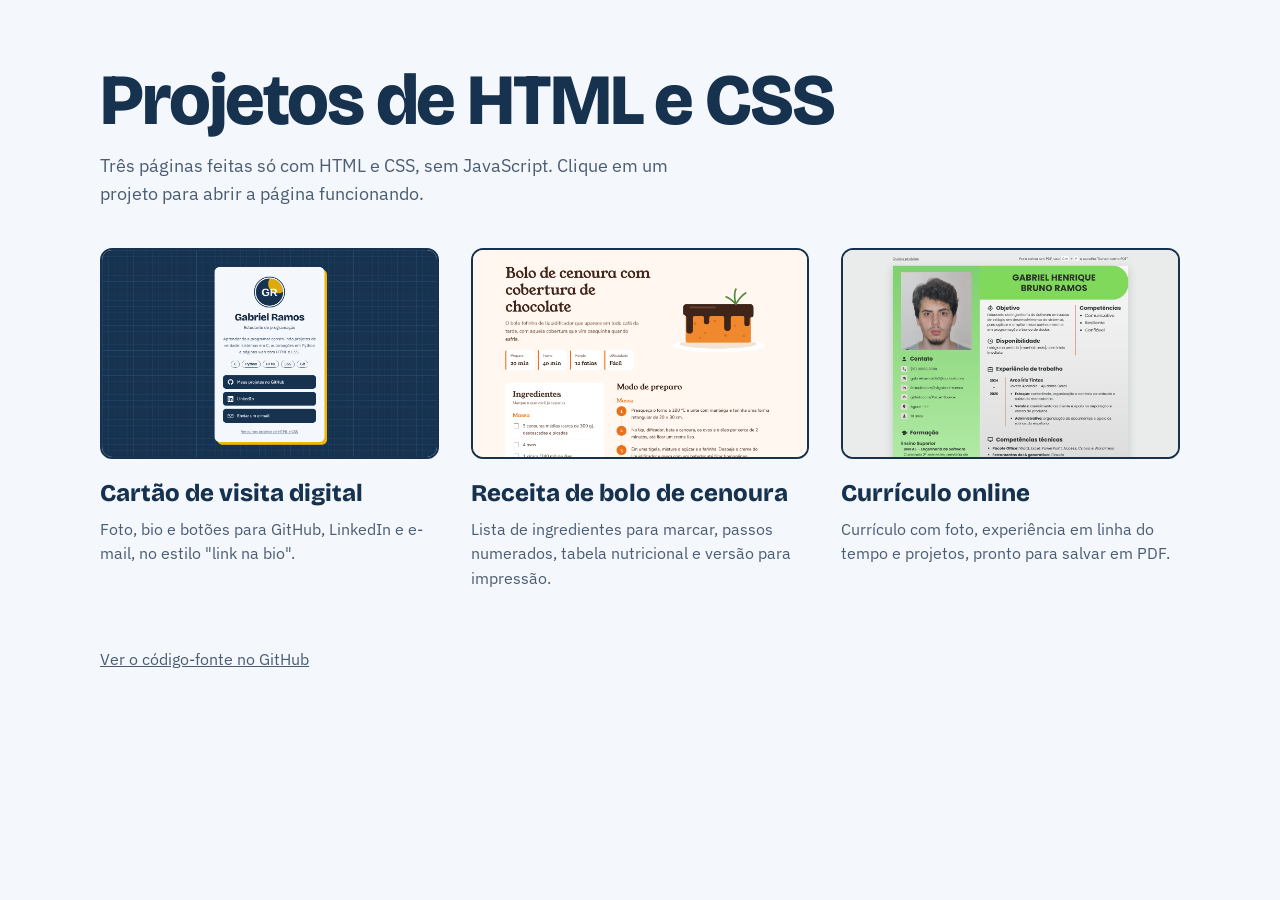
<file: index.html>
<!DOCTYPE html>
<html lang="pt-BR">
<head>
  <meta charset="UTF-8">
  <meta name="viewport" content="width=device-width, initial-scale=1.0">
  <meta name="description" content="Projetos de HTML e CSS de Paxtel-Source: cartão de visita, página de receita e currículo online.">
  <title>Projetos HTML e CSS | Paxtel-Source</title>

  <link rel="preconnect" href="https://fonts.googleapis.com">
  <link rel="preconnect" href="https://fonts.gstatic.com" crossorigin>
  <link rel="stylesheet" href="https://fonts.googleapis.com/css2?family=Bricolage+Grotesque:opsz,wght@12..96,500;12..96,800&family=IBM+Plex+Sans:wght@400;500&display=swap">
  <link rel="stylesheet" href="assets/style.css">
</head>
<body>
  <header class="cabecalho">
    <h1>Projetos de HTML e CSS</h1>
    <p>
      Três páginas feitas só com HTML e CSS, sem JavaScript. Clique em um projeto
      para abrir a página funcionando.
    </p>
  </header>

  <main>
    <ul class="projetos">
      <li class="projeto">
        <a class="projeto__link" href="cartao-de-visita/">
          <img class="projeto__imagem" src="cartao-de-visita/docs/preview.png" alt="Prévia do cartão de visita digital" width="1280" height="800" loading="lazy">
          <h2>Cartão de visita digital</h2>
          <p>Foto, bio e botões para GitHub, LinkedIn e e-mail, no estilo "link na bio".</p>
        </a>
      </li>
      <li class="projeto">
        <a class="projeto__link" href="receita/">
          <img class="projeto__imagem" src="receita/docs/preview.png" alt="Prévia da página de receita de bolo de cenoura" width="1280" height="800" loading="lazy">
          <h2>Receita de bolo de cenoura</h2>
          <p>Lista de ingredientes para marcar, passos numerados, tabela nutricional e versão para impressão.</p>
        </a>
      </li>
      <li class="projeto">
        <a class="projeto__link" href="curriculo/">
          <img class="projeto__imagem" src="curriculo/docs/preview.png" alt="Prévia do currículo online" width="1280" height="800" loading="lazy">
          <h2>Currículo online</h2>
          <p>Currículo com foto, experiência em linha do tempo e projetos, pronto para salvar em PDF.</p>
        </a>
      </li>
    </ul>
  </main>

  <footer class="rodape">
    <a href="https://github.com/Paxtel-Source/Projetos-HTML-CSS">Ver o código-fonte no GitHub</a>
  </footer>
</body>
</html>
</file>
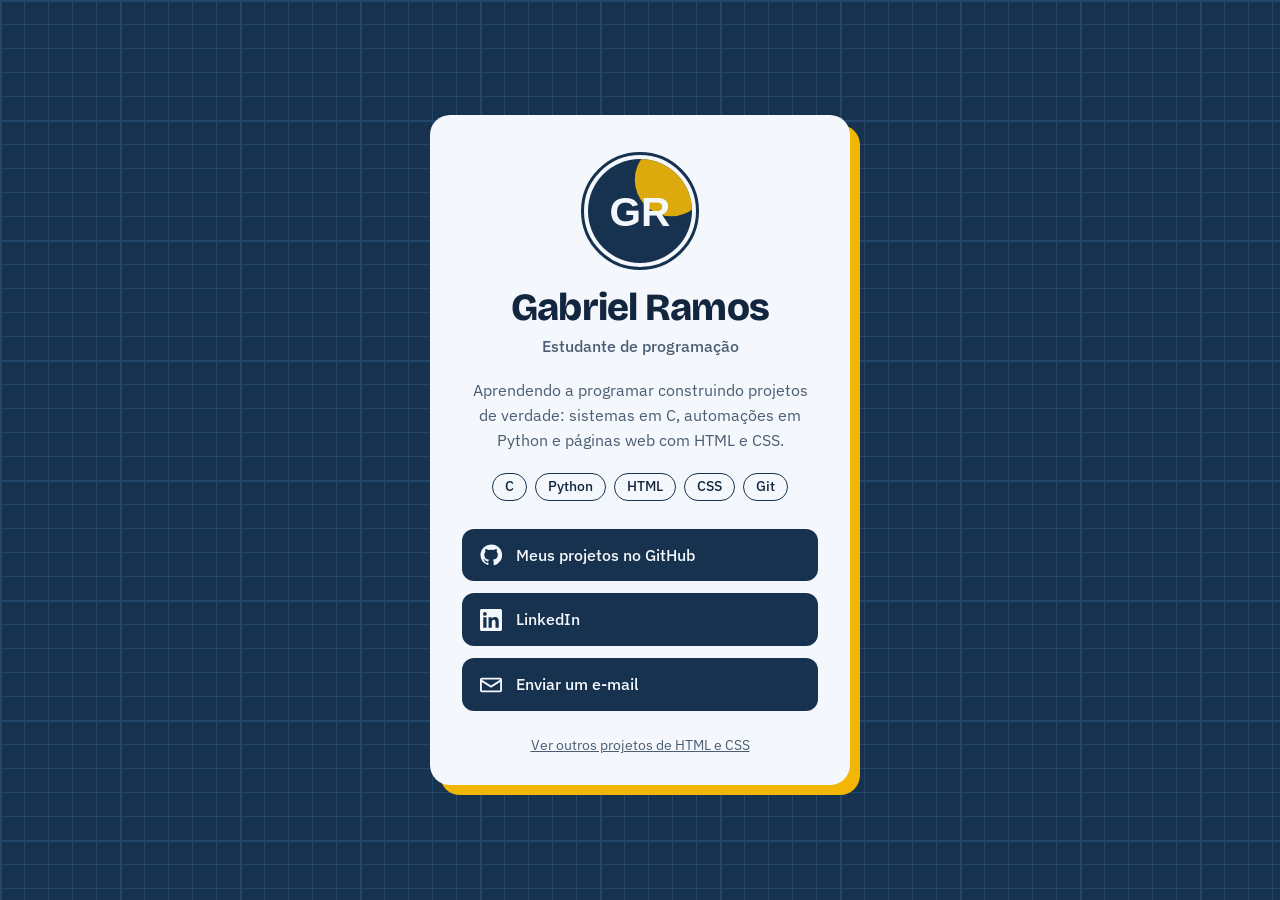
<file: cartao-de-visita/index.html>
<!DOCTYPE html>
<html lang="pt-BR">
<head>
  <meta charset="UTF-8">
  <meta name="viewport" content="width=device-width, initial-scale=1.0">
  <meta name="description" content="Cartão de visita digital de Gabriel Ramos, estudante de programação.">
  <title>Gabriel Ramos | Cartão de Visita</title>

  <link rel="preconnect" href="https://fonts.googleapis.com">
  <link rel="preconnect" href="https://fonts.gstatic.com" crossorigin>
  <link rel="stylesheet" href="https://fonts.googleapis.com/css2?family=Bricolage+Grotesque:opsz,wght@12..96,500;12..96,800&family=IBM+Plex+Sans:wght@400;500&display=swap">
  <link rel="stylesheet" href="css/style.css">
</head>
<body>
  <main class="cartao">
    <header class="cartao__topo">
      <img class="cartao__foto" src="img/avatar.svg" alt="Avatar de Gabriel Ramos" width="112" height="112">
      <h1 class="cartao__nome">Gabriel Ramos</h1>
      <p class="cartao__funcao">Estudante de programação</p>
    </header>

    <p class="cartao__bio">
      Aprendendo a programar construindo projetos de verdade: sistemas em C,
      automações em Python e páginas web com HTML e CSS.
    </p>

    <ul class="cartao__tags">
      <li>C</li>
      <li>Python</li>
      <li>HTML</li>
      <li>CSS</li>
      <li>Git</li>
    </ul>

    <nav aria-label="Meus links">
      <ul class="links">
        <li>
          <a class="link" href="https://github.com/Paxtel-Source" target="_blank" rel="noopener noreferrer">
            <svg class="link__icone" viewBox="0 0 24 24" aria-hidden="true">
              <path d="M12 .5a11.5 11.5 0 0 0-3.64 22.41c.58.1.79-.25.79-.56v-2c-3.2.7-3.88-1.37-3.88-1.37-.53-1.33-1.28-1.69-1.28-1.69-1.05-.71.08-.7.08-.7 1.16.08 1.77 1.2 1.77 1.2 1.03 1.77 2.7 1.26 3.36.96.1-.75.4-1.26.73-1.55-2.55-.29-5.24-1.28-5.24-5.69 0-1.26.45-2.28 1.19-3.09-.12-.29-.52-1.46.11-3.05 0 0 .97-.31 3.17 1.18a10.9 10.9 0 0 1 5.76 0c2.2-1.49 3.17-1.18 3.17-1.18.63 1.59.23 2.76.11 3.05.74.81 1.19 1.83 1.19 3.09 0 4.42-2.7 5.39-5.26 5.68.41.36.78 1.06.78 2.14v3.17c0 .31.21.67.8.56A11.5 11.5 0 0 0 12 .5Z"/>
            </svg>
            <span>Meus projetos no GitHub</span>
          </a>
        </li>
        <li>
          <a class="link" href="https://www.linkedin.com/in/gabriel-ramos-359652414" target="_blank" rel="noopener noreferrer">
            <svg class="link__icone" viewBox="0 0 24 24" aria-hidden="true">
              <path d="M20.45 20.45h-3.56v-5.57c0-1.33-.02-3.04-1.85-3.04-1.86 0-2.14 1.45-2.14 2.94v5.67H9.35V9h3.41v1.56h.05c.48-.9 1.64-1.85 3.37-1.85 3.6 0 4.27 2.37 4.27 5.46v6.28ZM5.34 7.43a2.06 2.06 0 1 1 0-4.13 2.06 2.06 0 0 1 0 4.13ZM7.12 20.45H3.56V9h3.56v11.45ZM22.22 0H1.77C.79 0 0 .77 0 1.73v20.54C0 23.23.79 24 1.77 24h20.45c.98 0 1.78-.77 1.78-1.73V1.73C24 .77 23.2 0 22.22 0Z"/>
            </svg>
            <span>LinkedIn</span>
          </a>
        </li>
        <li>
          <a class="link" href="mailto:gabrielramos053@outlook.com">
            <svg class="link__icone" viewBox="0 0 24 24" aria-hidden="true">
              <path d="M2 4h20a2 2 0 0 1 2 2v12a2 2 0 0 1-2 2H2a2 2 0 0 1-2-2V6a2 2 0 0 1 2-2Zm0 2v.4l10 6.25L22 6.4V6H2Zm20 2.75-9.47 5.92a1 1 0 0 1-1.06 0L2 8.75V18h20V8.75Z"/>
            </svg>
            <span>Enviar um e-mail</span>
          </a>
        </li>
      </ul>
    </nav>

    <footer class="cartao__rodape">
      <a href="../">Ver outros projetos de HTML e CSS</a>
    </footer>
  </main>
</body>
</html>
</file>
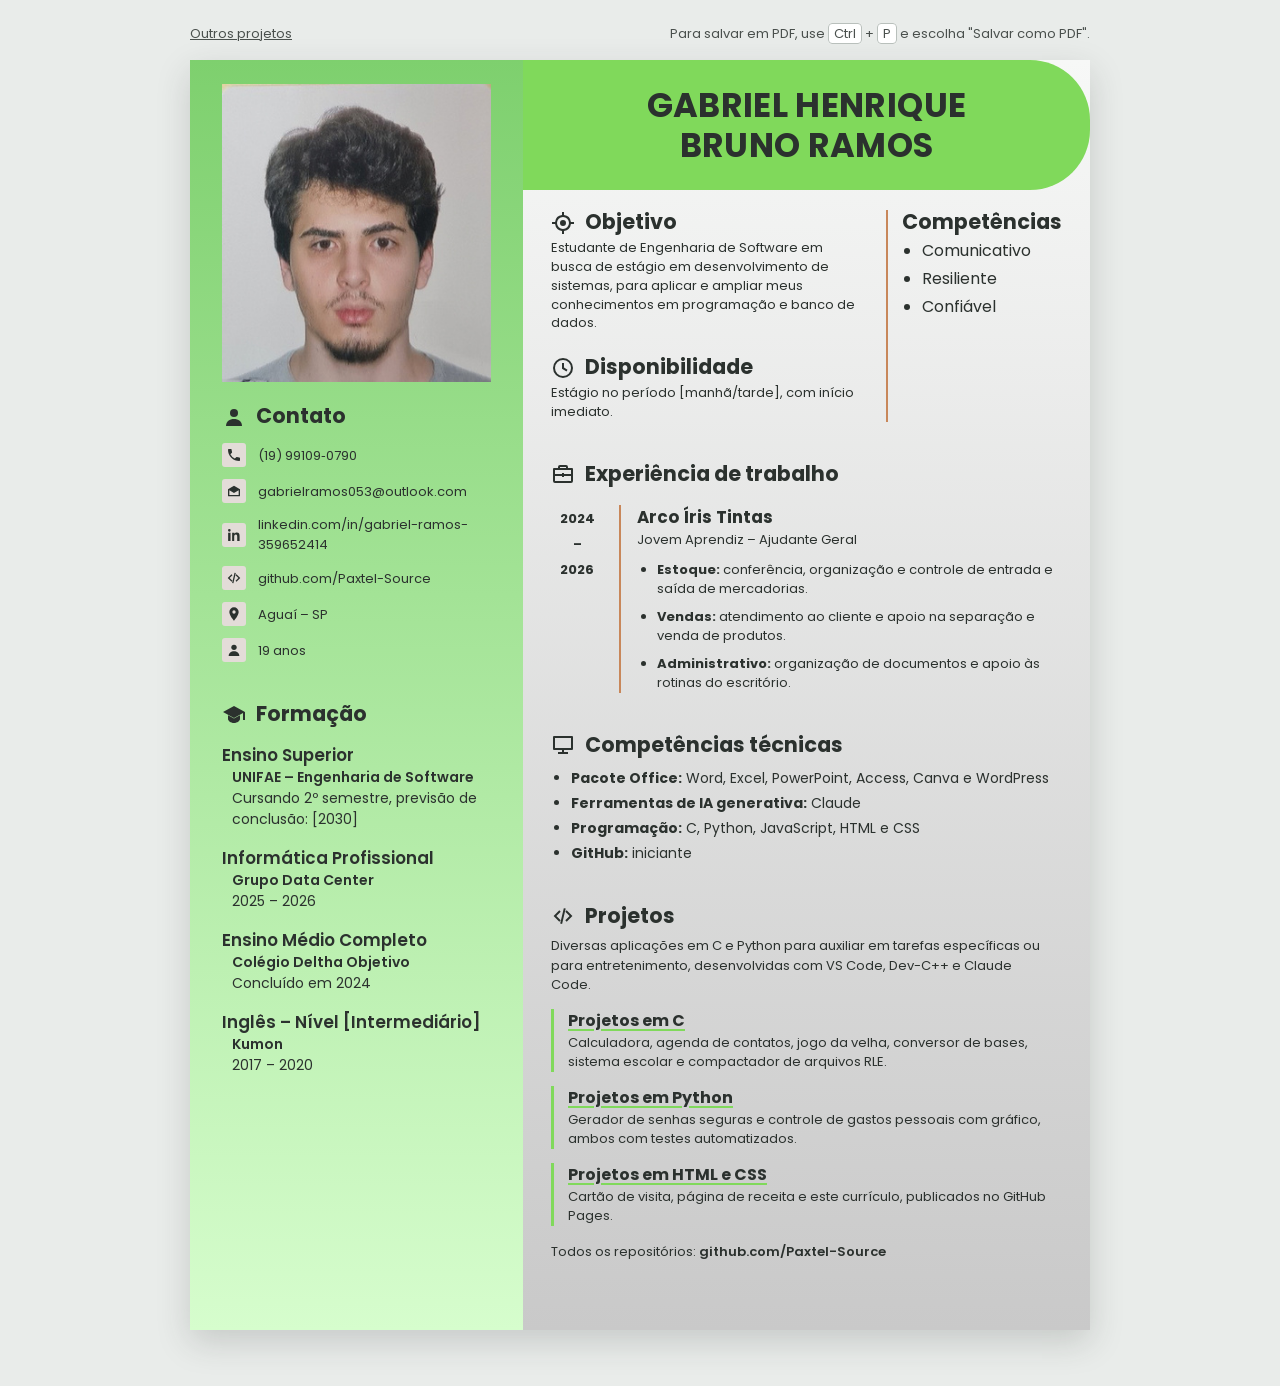
<file: curriculo/index.html>
<!DOCTYPE html>
<html lang="pt-BR">
<head>
  <meta charset="UTF-8">
  <meta name="viewport" content="width=device-width, initial-scale=1.0">
  <meta name="description" content="Currículo de Gabriel Ramos, estudante de Engenharia de Software em busca de estágio em desenvolvimento de sistemas.">
  <title>Gabriel Ramos | Currículo</title>

  <link rel="preconnect" href="https://fonts.googleapis.com">
  <link rel="preconnect" href="https://fonts.gstatic.com" crossorigin>
  <link rel="stylesheet" href="https://fonts.googleapis.com/css2?family=Poppins:wght@400;500;600;700&display=swap">
  <link rel="stylesheet" href="css/style.css">
  <link rel="stylesheet" href="css/print.css" media="print">
</head>
<body>
  <!--
    COMO EDITAR: os textos entre colchetes, como [manhã/tarde], ainda
    precisam ser preenchidos. Para trocar a foto, substitua img/foto.jpg.
  -->

  <!-- Ícones usados na página, desenhados uma vez e reaproveitados com <use> -->
  <svg class="icones" aria-hidden="true">
    <symbol id="i-pessoa" viewBox="0 0 24 24"><circle cx="12" cy="8" r="4"/><path d="M4 21c0-4.4 3.6-7 8-7s8 2.6 8 7"/></symbol>
    <symbol id="i-telefone" viewBox="0 0 24 24"><path d="M6.6 10.8a15 15 0 0 0 6.6 6.6l2.2-2.2c.3-.3.7-.4 1-.2 1.1.4 2.3.6 3.6.6.6 0 1 .4 1 1V20c0 .6-.4 1-1 1A17 17 0 0 1 3 4c0-.6.4-1 1-1h3.5c.6 0 1 .4 1 1 0 1.3.2 2.5.6 3.6.1.3 0 .7-.2 1l-2.3 2.2Z"/></symbol>
    <symbol id="i-email" viewBox="0 0 24 24"><path d="M3 9.5 12 4l9 5.5V19a1 1 0 0 1-1 1H4a1 1 0 0 1-1-1V9.5Zm2 1.2V18h14v-7.3l-7 4.3-7-4.3Z"/></symbol>
    <symbol id="i-linkedin" viewBox="0 0 24 24"><path d="M5 3a2 2 0 1 1 0 4 2 2 0 0 1 0-4ZM3.2 8.6h3.6V21H3.2V8.6Zm6 0h3.4v1.7h.1c.5-.9 1.7-1.9 3.4-1.9 3.7 0 4.3 2.4 4.3 5.5V21h-3.6v-6.3c0-1.5 0-3.4-2.1-3.4s-2.4 1.6-2.4 3.3V21H9.2V8.6Z"/></symbol>
    <symbol id="i-codigo" viewBox="0 0 24 24"><path d="M8.3 6.3 2.6 12l5.7 5.7 1.4-1.4L5.4 12l4.3-4.3-1.4-1.4Zm7.4 0-1.4 1.4 4.3 4.3-4.3 4.3 1.4 1.4 5.7-5.7-5.7-5.7Zm-2.9-2.1-3.6 15.4 1.9.4 3.6-15.4-1.9-.4Z"/></symbol>
    <symbol id="i-local" viewBox="0 0 24 24"><path d="M12 2a7 7 0 0 0-7 7c0 5.2 7 13 7 13s7-7.8 7-13a7 7 0 0 0-7-7Zm0 9.5A2.5 2.5 0 1 1 12 6.5a2.5 2.5 0 0 1 0 5Z"/></symbol>
    <symbol id="i-formatura" viewBox="0 0 24 24"><path d="M12 3 1 9l11 6 9-4.9V17h2V9L12 3Zm-6 9.2V16c0 1.7 2.7 4 6 4s6-2.3 6-4v-3.8l-6 3.3-6-3.3Z"/></symbol>
    <symbol id="i-alvo" viewBox="0 0 24 24"><path d="M11 1h2v3.1A8 8 0 0 1 19.9 11H23v2h-3.1A8 8 0 0 1 13 19.9V23h-2v-3.1A8 8 0 0 1 4.1 13H1v-2h3.1A8 8 0 0 1 11 4.1V1Zm1 5a6 6 0 1 0 0 12 6 6 0 0 0 0-12Zm0 3a3 3 0 1 1 0 6 3 3 0 0 1 0-6Z"/></symbol>
    <symbol id="i-relogio" viewBox="0 0 24 24"><path d="M12 2a10 10 0 1 1 0 20 10 10 0 0 1 0-20Zm0 2a8 8 0 1 0 0 16 8 8 0 0 0 0-16Zm1 3v4.6l3.5 2.1-1 1.7L11 12.7V7h2Z"/></symbol>
    <symbol id="i-maleta" viewBox="0 0 24 24"><path d="M9 3h6a2 2 0 0 1 2 2v1h4a1 1 0 0 1 1 1v12a2 2 0 0 1-2 2H4a2 2 0 0 1-2-2V7a1 1 0 0 1 1-1h4V5a2 2 0 0 1 2-2Zm0 3h6V5H9v1ZM4 8v4h7v-1h2v1h7V8H4Zm16 6h-7v1h-2v-1H4v5h16v-5Z"/></symbol>
    <symbol id="i-monitor" viewBox="0 0 24 24"><path d="M3 3h18a1 1 0 0 1 1 1v12a1 1 0 0 1-1 1h-8v2h4v2H7v-2h4v-2H3a1 1 0 0 1-1-1V4a1 1 0 0 1 1-1Zm1 2v10h16V5H4Z"/></symbol>
  </svg>

  <p class="acoes">
    <a href="../">Outros projetos</a>
    <span>Para salvar em PDF, use <kbd>Ctrl</kbd> + <kbd>P</kbd> e escolha "Salvar como PDF".</span>
  </p>

  <main class="folha">
    <!-- ================= COLUNA LATERAL ================= -->
    <aside class="lateral">
      <img class="lateral__foto" src="img/foto.jpg" alt="Foto de Gabriel Ramos" width="297" height="330">

      <section class="bloco" aria-labelledby="titulo-contato">
        <h2 class="titulo" id="titulo-contato">
          <svg class="titulo__icone" aria-hidden="true"><use href="#i-pessoa"/></svg>
          Contato
        </h2>
        <ul class="contato">
          <li>
            <svg class="contato__icone" aria-hidden="true"><use href="#i-telefone"/></svg>
            <a href="tel:+5519991090790"><span class="visualmente-oculto">Telefone: </span>(19)&nbsp;99109&#8209;0790</a>
          </li>
          <li>
            <svg class="contato__icone" aria-hidden="true"><use href="#i-email"/></svg>
            <a href="mailto:gabrielramos053@outlook.com"><span class="visualmente-oculto">E-mail: </span>gabrielramos053@outlook.com</a>
          </li>
          <li>
            <svg class="contato__icone" aria-hidden="true"><use href="#i-linkedin"/></svg>
            <a href="https://www.linkedin.com/in/gabriel-ramos-359652414"><span class="visualmente-oculto">LinkedIn: </span>linkedin.com/in/gabriel-ramos-359652414</a>
          </li>
          <li>
            <svg class="contato__icone" aria-hidden="true"><use href="#i-codigo"/></svg>
            <a href="https://github.com/Paxtel-Source"><span class="visualmente-oculto">GitHub: </span>github.com/Paxtel-Source</a>
          </li>
          <li>
            <svg class="contato__icone" aria-hidden="true"><use href="#i-local"/></svg>
            <span><span class="visualmente-oculto">Cidade: </span>Aguaí – SP</span>
          </li>
          <li>
            <svg class="contato__icone" aria-hidden="true"><use href="#i-pessoa"/></svg>
            <span><span class="visualmente-oculto">Idade: </span>19 anos</span>
          </li>
        </ul>
      </section>

      <section class="bloco" aria-labelledby="titulo-formacao">
        <h2 class="titulo" id="titulo-formacao">
          <svg class="titulo__icone" aria-hidden="true"><use href="#i-formatura"/></svg>
          Formação
        </h2>

        <article class="formacao">
          <h3>Ensino Superior</h3>
          <p class="formacao__local">UNIFAE – Engenharia de Software</p>
          <p>Cursando 2º semestre, previsão de conclusão: [2030]</p>
        </article>

        <article class="formacao">
          <h3>Informática Profissional</h3>
          <p class="formacao__local">Grupo Data Center</p>
          <p><time datetime="2025">2025</time> – <time datetime="2026">2026</time></p>
        </article>

        <article class="formacao">
          <h3>Ensino Médio Completo</h3>
          <p class="formacao__local">Colégio Deltha Objetivo</p>
          <p>Concluído em <time datetime="2024">2024</time></p>
        </article>

        <article class="formacao">
          <h3>Inglês – Nível [Intermediário]</h3>
          <p class="formacao__local">Kumon</p>
          <p><time datetime="2017">2017</time> – <time datetime="2020">2020</time></p>
        </article>
      </section>
    </aside>

    <!-- ================= CONTEÚDO PRINCIPAL ================= -->
    <div class="principal">
      <header class="nome">
        <h1>Gabriel Henrique<br>Bruno Ramos</h1>
      </header>

      <div class="corpo">
        <div class="resumo">
          <div class="resumo__esquerda">
            <section aria-labelledby="titulo-objetivo">
              <h2 class="titulo" id="titulo-objetivo">
                <svg class="titulo__icone" aria-hidden="true"><use href="#i-alvo"/></svg>
                Objetivo
              </h2>
              <p>
                Estudante de Engenharia de Software em busca de estágio em
                desenvolvimento de sistemas, para aplicar e ampliar meus
                conhecimentos em programação e banco de dados.
              </p>
            </section>

            <section aria-labelledby="titulo-disponibilidade">
              <h2 class="titulo" id="titulo-disponibilidade">
                <svg class="titulo__icone" aria-hidden="true"><use href="#i-relogio"/></svg>
                Disponibilidade
              </h2>
              <p>Estágio no período [manhã/tarde], com início imediato.</p>
            </section>
          </div>

          <section class="resumo__direita" aria-labelledby="titulo-competencias">
            <h2 class="titulo" id="titulo-competencias">Competências</h2>
            <ul class="lista">
              <li>Comunicativo</li>
              <li>Resiliente</li>
              <li>Confiável</li>
            </ul>
          </section>
        </div>

        <section aria-labelledby="titulo-experiencia">
          <h2 class="titulo" id="titulo-experiencia">
            <svg class="titulo__icone" aria-hidden="true"><use href="#i-maleta"/></svg>
            Experiência de trabalho
          </h2>

          <article class="experiencia">
            <p class="experiencia__periodo">
              <time datetime="2024">2024</time>
              <span aria-hidden="true">–</span><span class="visualmente-oculto">até</span>
              <time datetime="2026">2026</time>
            </p>
            <div class="experiencia__conteudo">
              <h3>Arco Íris Tintas</h3>
              <p class="experiencia__cargo">Jovem Aprendiz – Ajudante Geral</p>
              <ul class="lista lista--pequena">
                <li><strong>Estoque:</strong> conferência, organização e controle de entrada e saída de mercadorias.</li>
                <li><strong>Vendas:</strong> atendimento ao cliente e apoio na separação e venda de produtos.</li>
                <li><strong>Administrativo:</strong> organização de documentos e apoio às rotinas do escritório.</li>
              </ul>
            </div>
          </article>
        </section>

        <section aria-labelledby="titulo-tecnicas">
          <h2 class="titulo" id="titulo-tecnicas">
            <svg class="titulo__icone" aria-hidden="true"><use href="#i-monitor"/></svg>
            Competências técnicas
          </h2>
          <ul class="lista">
            <li><strong>Pacote Office:</strong> Word, Excel, PowerPoint, Access, Canva e WordPress</li>
            <li><strong>Ferramentas de IA generativa:</strong> Claude</li>
            <li><strong>Programação:</strong> C, Python, JavaScript, HTML e CSS</li>
            <li><strong>GitHub:</strong> iniciante</li>
          </ul>
        </section>

        <section aria-labelledby="titulo-projetos">
          <h2 class="titulo" id="titulo-projetos">
            <svg class="titulo__icone" aria-hidden="true"><use href="#i-codigo"/></svg>
            Projetos
          </h2>
          <p class="projetos__intro">
            Diversas aplicações em C e Python para auxiliar em tarefas específicas ou
            para entretenimento, desenvolvidas com VS Code, Dev-C++ e Claude Code.
          </p>

          <article class="projeto">
            <h3><a href="https://github.com/Paxtel-Source/projetos-c">Projetos em C</a></h3>
            <p>Calculadora, agenda de contatos, jogo da velha, conversor de bases, sistema escolar e compactador de arquivos RLE.</p>
          </article>

          <article class="projeto">
            <h3><a href="https://github.com/Paxtel-Source/Projetos-Python">Projetos em Python</a></h3>
            <p>Gerador de senhas seguras e controle de gastos pessoais com gráfico, ambos com testes automatizados.</p>
          </article>

          <article class="projeto">
            <h3><a href="https://paxtel-source.github.io/Projetos-HTML-CSS/">Projetos em HTML e CSS</a></h3>
            <p>Cartão de visita, página de receita e este currículo, publicados no GitHub Pages.</p>
          </article>

          <p class="projetos__perfil">
            Todos os repositórios: <a href="https://github.com/Paxtel-Source">github.com/Paxtel-Source</a>
          </p>
        </section>
      </div>
    </div>
  </main>
</body>
</html>
</file>
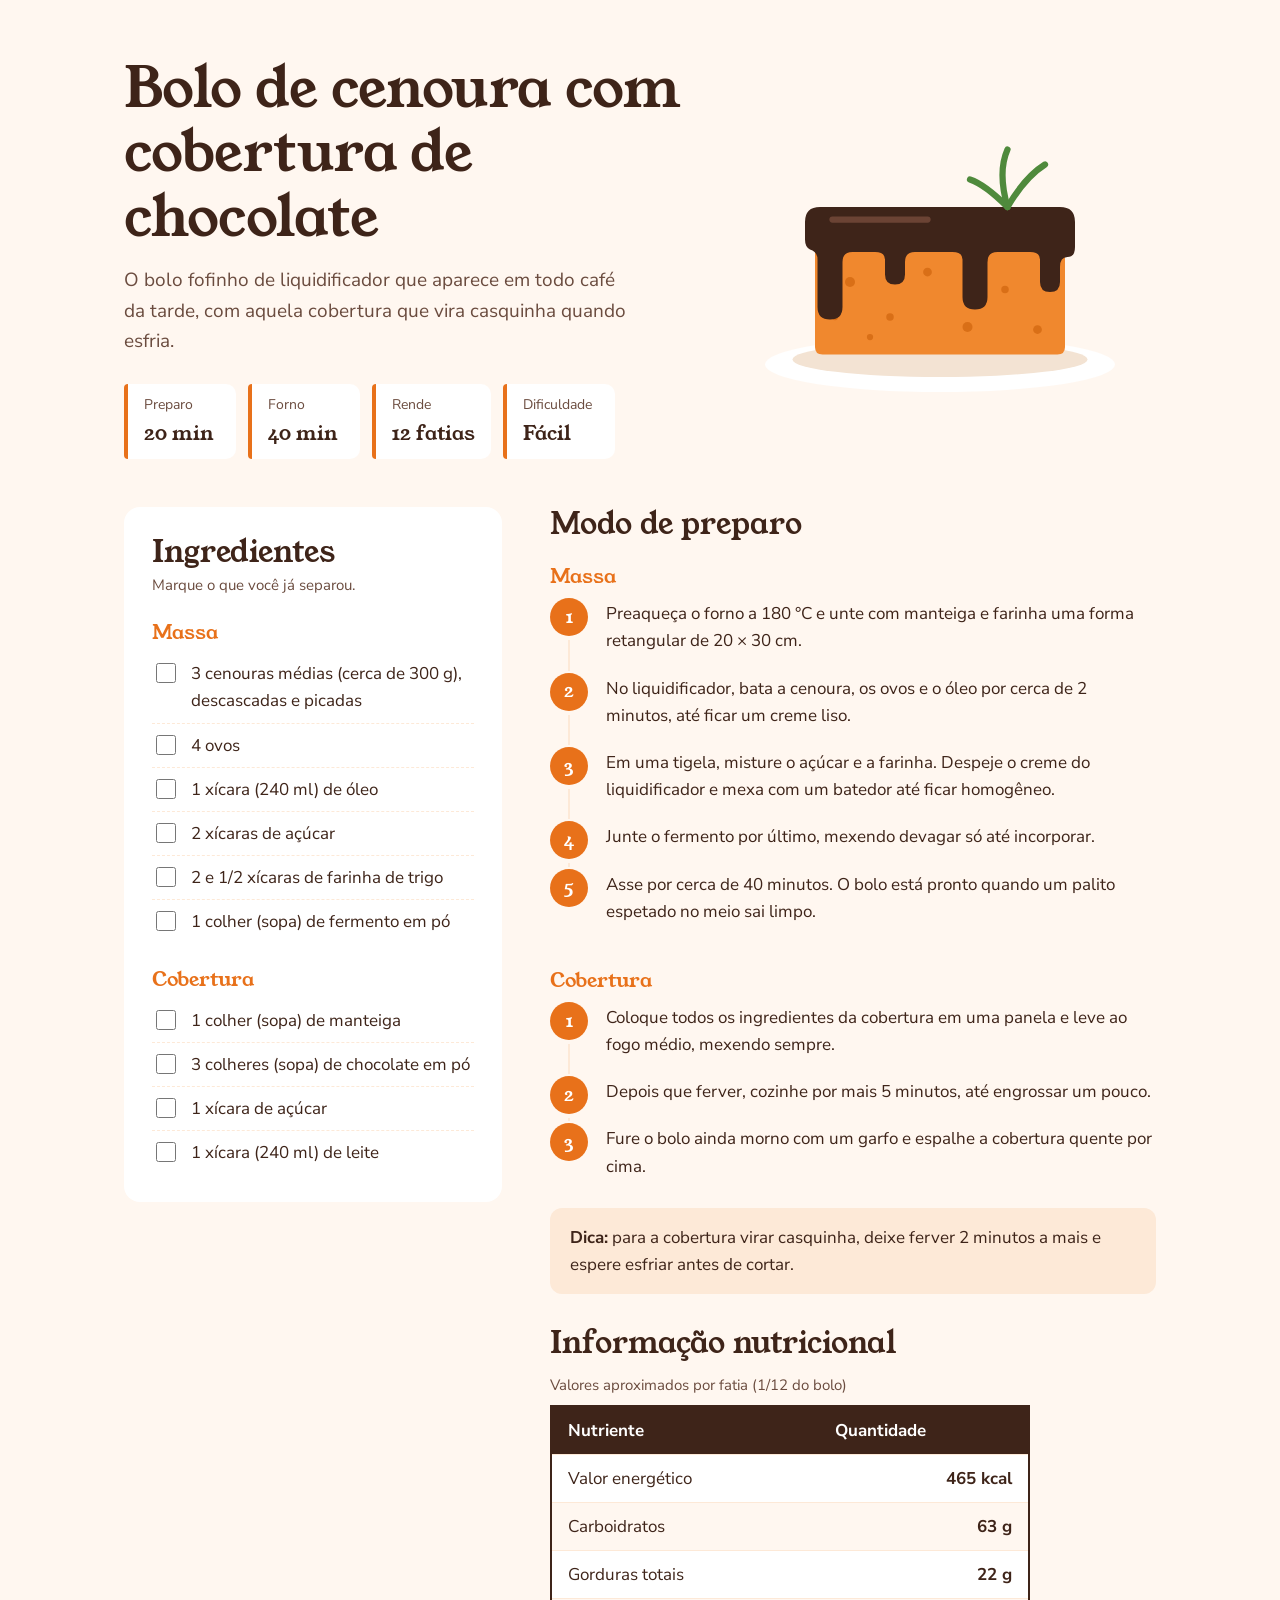
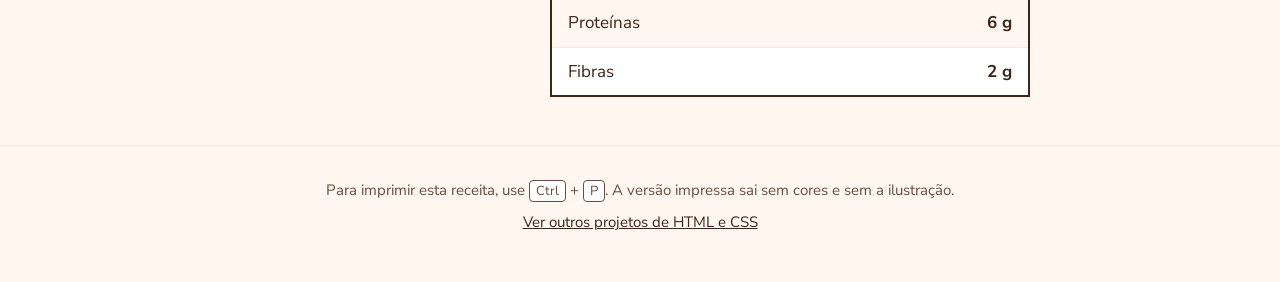
<file: receita/index.html>
<!DOCTYPE html>
<html lang="pt-BR">
<head>
  <meta charset="UTF-8">
  <meta name="viewport" content="width=device-width, initial-scale=1.0">
  <meta name="description" content="Receita de bolo de cenoura com cobertura de chocolate: ingredientes, modo de preparo e informação nutricional.">
  <title>Bolo de Cenoura com Cobertura de Chocolate | Receita</title>

  <link rel="preconnect" href="https://fonts.googleapis.com">
  <link rel="preconnect" href="https://fonts.gstatic.com" crossorigin>
  <link rel="stylesheet" href="https://fonts.googleapis.com/css2?family=Young+Serif&family=Nunito+Sans:opsz,wght@6..12,400;6..12,700&display=swap">
  <link rel="stylesheet" href="css/style.css">
  <!-- Estilo usado apenas na impressão (Ctrl + P) -->
  <link rel="stylesheet" href="css/print.css" media="print">
</head>
<body>
  <a class="pular" href="#ingredientes">Pular para os ingredientes</a>

  <header class="topo">
    <div class="topo__texto">
      <h1 class="topo__titulo">Bolo de cenoura com cobertura de chocolate</h1>
      <p class="topo__descricao">
        O bolo fofinho de liquidificador que aparece em todo café da tarde,
        com aquela cobertura que vira casquinha quando esfria.
      </p>

      <dl class="resumo">
        <div class="resumo__item">
          <dt>Preparo</dt>
          <dd>20 min</dd>
        </div>
        <div class="resumo__item">
          <dt>Forno</dt>
          <dd>40 min</dd>
        </div>
        <div class="resumo__item">
          <dt>Rende</dt>
          <dd>12 fatias</dd>
        </div>
        <div class="resumo__item">
          <dt>Dificuldade</dt>
          <dd>Fácil</dd>
        </div>
      </dl>
    </div>

    <img class="topo__imagem" src="img/bolo.svg" alt="Ilustração de um pedaço de bolo de cenoura com cobertura de chocolate" width="320" height="240">
  </header>

  <main class="conteudo">
    <section class="ingredientes" id="ingredientes" aria-labelledby="titulo-ingredientes">
      <h2 id="titulo-ingredientes">Ingredientes</h2>
      <p class="dica">Marque o que você já separou.</p>

      <h3>Massa</h3>
      <ul class="lista-checagem">
        <li><label><input type="checkbox"> 3 cenouras médias (cerca de 300 g), descascadas e picadas</label></li>
        <li><label><input type="checkbox"> 4 ovos</label></li>
        <li><label><input type="checkbox"> 1 xícara (240 ml) de óleo</label></li>
        <li><label><input type="checkbox"> 2 xícaras de açúcar</label></li>
        <li><label><input type="checkbox"> 2 e 1/2 xícaras de farinha de trigo</label></li>
        <li><label><input type="checkbox"> 1 colher (sopa) de fermento em pó</label></li>
      </ul>

      <h3>Cobertura</h3>
      <ul class="lista-checagem">
        <li><label><input type="checkbox"> 1 colher (sopa) de manteiga</label></li>
        <li><label><input type="checkbox"> 3 colheres (sopa) de chocolate em pó</label></li>
        <li><label><input type="checkbox"> 1 xícara de açúcar</label></li>
        <li><label><input type="checkbox"> 1 xícara (240 ml) de leite</label></li>
      </ul>
    </section>

    <section class="preparo" aria-labelledby="titulo-preparo">
      <h2 id="titulo-preparo">Modo de preparo</h2>

      <h3>Massa</h3>
      <ol class="passos">
        <li>Preaqueça o forno a 180 °C e unte com manteiga e farinha uma forma retangular de 20 × 30 cm.</li>
        <li>No liquidificador, bata a cenoura, os ovos e o óleo por cerca de 2 minutos, até ficar um creme liso.</li>
        <li>Em uma tigela, misture o açúcar e a farinha. Despeje o creme do liquidificador e mexa com um batedor até ficar homogêneo.</li>
        <li>Junte o fermento por último, mexendo devagar só até incorporar.</li>
        <li>Asse por cerca de 40 minutos. O bolo está pronto quando um palito espetado no meio sai limpo.</li>
      </ol>

      <h3>Cobertura</h3>
      <ol class="passos">
        <li>Coloque todos os ingredientes da cobertura em uma panela e leve ao fogo médio, mexendo sempre.</li>
        <li>Depois que ferver, cozinhe por mais 5 minutos, até engrossar um pouco.</li>
        <li>Fure o bolo ainda morno com um garfo e espalhe a cobertura quente por cima.</li>
      </ol>

      <aside class="nota" aria-label="Dica">
        <p><strong>Dica:</strong> para a cobertura virar casquinha, deixe ferver 2 minutos a mais e espere esfriar antes de cortar.</p>
      </aside>
    </section>

    <section class="nutricional" aria-labelledby="titulo-nutricional">
      <h2 id="titulo-nutricional">Informação nutricional</h2>
      <table>
        <caption>Valores aproximados por fatia (1/12 do bolo)</caption>
        <thead>
          <tr>
            <th scope="col">Nutriente</th>
            <th scope="col">Quantidade</th>
          </tr>
        </thead>
        <tbody>
          <tr><th scope="row">Valor energético</th><td>465 kcal</td></tr>
          <tr><th scope="row">Carboidratos</th><td>63 g</td></tr>
          <tr><th scope="row">Gorduras totais</th><td>22 g</td></tr>
          <tr><th scope="row">Proteínas</th><td>6 g</td></tr>
          <tr><th scope="row">Fibras</th><td>2 g</td></tr>
        </tbody>
      </table>
    </section>
  </main>

  <footer class="rodape">
    <p>Para imprimir esta receita, use <kbd>Ctrl</kbd> + <kbd>P</kbd>. A versão impressa sai sem cores e sem a ilustração.</p>
    <p><a href="../">Ver outros projetos de HTML e CSS</a></p>
  </footer>
</body>
</html>
</file>
<file: assets/style.css>
/* Página inicial do repositório (lista de projetos) */

:root {
  --azul-tinta: #16324f;
  --papel: #f4f7fb;
  --texto-suave: #4b5d73;
  --ambar: #f2b705;
}

*,
*::before,
*::after {
  box-sizing: border-box;
}

body,
h1,
h2,
p,
ul {
  margin: 0;
}

body {
  font-family: "IBM Plex Sans", system-ui, sans-serif;
  line-height: 1.55;
  color: var(--azul-tinta);
  background: var(--papel);
  padding: 0 16px;
}

.cabecalho,
.projetos,
.rodape {
  max-width: 1080px;
  margin: 0 auto;
}

.cabecalho {
  padding: 64px 0 40px;
}

.cabecalho h1 {
  font-family: "Bricolage Grotesque", system-ui, sans-serif;
  font-size: clamp(2.5rem, 7vw, 4.5rem);
  font-weight: 800;
  line-height: 1;
  letter-spacing: -0.03em;
}

.cabecalho p {
  max-width: 52ch;
  margin-top: 16px;
  font-size: 1.125rem;
  color: var(--texto-suave);
}

.projetos {
  display: grid;
  grid-template-columns: repeat(auto-fit, minmax(280px, 1fr));
  gap: 32px;
  padding: 0;
  list-style: none;
}

.projeto__link {
  display: block;
  color: inherit;
  text-decoration: none;
}

.projeto__imagem {
  display: block;
  width: 100%;
  height: auto;
  aspect-ratio: 16 / 10;
  object-fit: cover;
  object-position: top;
  border: 2px solid var(--azul-tinta);
  border-radius: 12px;
  transition: box-shadow 0.2s ease, transform 0.2s ease;
}

.projeto__link:hover .projeto__imagem {
  box-shadow: 8px 8px 0 var(--ambar);
  transform: translate(-4px, -4px);
}

.projeto__link:focus-visible {
  outline: 3px solid var(--ambar);
  outline-offset: 6px;
  border-radius: 12px;
}

.projeto h2 {
  margin-top: 16px;
  font-family: "Bricolage Grotesque", system-ui, sans-serif;
  font-size: 1.5rem;
  font-weight: 800;
}

.projeto p {
  margin-top: 4px;
  color: var(--texto-suave);
}

.rodape {
  padding: 56px 0 40px;
}

.rodape a {
  color: var(--texto-suave);
}

@media (prefers-reduced-motion: reduce) {
  .projeto__imagem {
    transition: none;
  }
}
</file>
<file: cartao-de-visita/css/style.css>
/* ==========================================================
   Cartão de Visita Digital
   Visual inspirado em papel de planta técnica (blueprint):
   fundo azul quadriculado e um cartão claro com destaque âmbar.
   ========================================================== */

/* ---------- Variáveis (troque aqui para mudar o tema) ---------- */
:root {
  --azul-tinta: #16324f;
  --azul-linha: #23466b;
  --papel: #f4f7fb;
  --texto: #12263f;
  --texto-suave: #4b5d73;
  --ambar: #f2b705;

  --fonte-titulo: "Bricolage Grotesque", system-ui, sans-serif;
  --fonte-texto: "IBM Plex Sans", system-ui, sans-serif;

  --raio-cartao: 20px;
  --raio-botao: 12px;
}

/* ---------- Reset básico ---------- */
*,
*::before,
*::after {
  box-sizing: border-box;
}

body,
h1,
p,
ul {
  margin: 0;
}

ul {
  padding: 0;
  list-style: none;
}

img {
  display: block;
  max-width: 100%;
}

/* ---------- Fundo quadriculado ---------- */
body {
  min-height: 100vh;
  display: grid;
  place-items: center;
  padding: 32px 16px;
  font-family: var(--fonte-texto);
  font-size: 1rem;
  line-height: 1.55;
  color: var(--texto);
  background-color: var(--azul-tinta);
  /* Duas grades sobrepostas: uma fina a cada 24px e uma grossa a cada 120px */
  background-image:
    linear-gradient(var(--azul-linha) 2px, transparent 2px),
    linear-gradient(90deg, var(--azul-linha) 2px, transparent 2px),
    linear-gradient(var(--azul-linha) 1px, transparent 1px),
    linear-gradient(90deg, var(--azul-linha) 1px, transparent 1px);
  background-size: 120px 120px, 120px 120px, 24px 24px, 24px 24px;
}

/* ---------- Cartão ---------- */
.cartao {
  width: 100%;
  max-width: 420px;
  padding: 40px 32px 28px;
  background: var(--papel);
  border-radius: var(--raio-cartao);
  /* Sombra "dura", deslocada, como um cartão de papel sobre a mesa */
  box-shadow: 10px 10px 0 var(--ambar);
  animation: chegar 0.6s ease-out both;
}

.cartao__topo {
  text-align: center;
}

.cartao__foto {
  margin: 0 auto 20px;
  border-radius: 50%;
  border: 4px solid var(--papel);
  outline: 3px solid var(--azul-tinta);
}

.cartao__nome {
  font-family: var(--fonte-titulo);
  font-size: 2.4rem;
  font-weight: 800;
  line-height: 1.05;
  letter-spacing: -0.02em;
}

.cartao__funcao {
  margin-top: 6px;
  font-weight: 500;
  color: var(--texto-suave);
}

.cartao__bio {
  margin-top: 20px;
  text-align: center;
  color: var(--texto-suave);
}

/* ---------- Etiquetas de tecnologias ---------- */
.cartao__tags {
  display: flex;
  flex-wrap: wrap;
  justify-content: center;
  gap: 8px;
  margin-top: 20px;
}

.cartao__tags li {
  padding: 2px 12px;
  font-size: 0.875rem;
  font-weight: 500;
  border: 1.5px solid var(--azul-tinta);
  border-radius: 999px;
}

/* ---------- Botões de link ---------- */
.links {
  display: grid;
  gap: 12px;
  margin-top: 28px;
}

.link {
  display: flex;
  align-items: center;
  gap: 14px;
  padding: 14px 18px;
  font-weight: 500;
  color: var(--papel);
  text-decoration: none;
  background: var(--azul-tinta);
  border-radius: var(--raio-botao);
  transition: transform 0.15s ease, background-color 0.15s ease, color 0.15s ease;
}

.link__icone {
  width: 22px;
  height: 22px;
  flex-shrink: 0;
  fill: currentColor;
}

.link:hover {
  color: var(--texto);
  background: var(--ambar);
  transform: translateX(4px);
}

/* Foco visível para quem navega pelo teclado (tecla Tab) */
.link:focus-visible,
.cartao__rodape a:focus-visible {
  outline: 3px solid var(--ambar);
  outline-offset: 3px;
}

/* ---------- Rodapé ---------- */
.cartao__rodape {
  margin-top: 24px;
  text-align: center;
  font-size: 0.875rem;
}

.cartao__rodape a {
  color: var(--texto-suave);
}

/* ---------- Animação de entrada ---------- */
@keyframes chegar {
  from {
    opacity: 0;
    transform: translateY(16px) rotate(-1.5deg);
  }
  to {
    opacity: 1;
    transform: none;
  }
}

/* Respeita quem configurou o sistema para reduzir animações */
@media (prefers-reduced-motion: reduce) {
  .cartao {
    animation: none;
  }

  .link {
    transition: none;
  }
}

/* ---------- Celulares pequenos ---------- */
@media (max-width: 400px) {
  .cartao {
    padding: 32px 20px 24px;
    box-shadow: 6px 6px 0 var(--ambar);
  }

  .cartao__nome {
    font-size: 2rem;
  }
}
</file>
<file: curriculo/css/style.css>
/* ==========================================================
   Currículo Online
   Visual baseado na versão em PDF do currículo: coluna lateral
   verde em degradê com a foto, nome em uma faixa verde
   arredondada e conteúdo sobre um fundo cinza em degradê.
   ========================================================== */

:root {
  --verde: #80d95b;
  --verde-topo: #7ed06e;
  --verde-claro: #d6fdcd;
  --cinza-topo: #f7f8f7;
  --cinza-base: #c9c9c9;
  --icone-fundo: #e3dcd8;
  --texto: #2b312e;
  --texto-suave: #4a504d;
  --linha: #c8875a;   /* linha marrom-alaranjada da linha do tempo */
  --mesa: #e9ecea;

  --fonte: "Poppins", "Segoe UI", system-ui, sans-serif;
}

/* ---------- Reset básico ---------- */
*,
*::before,
*::after {
  box-sizing: border-box;
}

body,
h1,
h2,
h3,
p,
ul {
  margin: 0;
}

ul {
  padding: 0;
  list-style: none;
}

img {
  display: block;
  max-width: 100%;
  height: auto;
}

body {
  font-family: var(--fonte);
  font-size: 0.875rem;
  line-height: 1.5;
  color: var(--texto);
  background: var(--mesa);
  padding: 24px 16px 56px;
}

a {
  color: inherit;
  text-decoration: none;
}

a:hover {
  text-decoration: underline;
}

a:focus-visible {
  outline: 3px solid var(--linha);
  outline-offset: 2px;
}

/* A "biblioteca" de ícones SVG não aparece na página */
.icones {
  display: none;
}

/* Esconde da tela, mas mantém para leitores de tela */
.visualmente-oculto {
  position: absolute;
  width: 1px;
  height: 1px;
  overflow: hidden;
  clip-path: inset(50%);
  white-space: nowrap;
}

/* ---------- Barra de ações acima da folha ---------- */
.acoes {
  display: flex;
  flex-wrap: wrap;
  justify-content: space-between;
  gap: 8px 24px;
  max-width: 900px;
  margin: 0 auto 16px;
  font-size: 0.8125rem;
  color: var(--texto-suave);
}

.acoes a {
  text-decoration: underline;
}

kbd {
  padding: 0 5px;
  font-family: inherit;
  background: #fff;
  border: 1px solid #b9c0bc;
  border-radius: 4px;
}

/* ---------- A folha ---------- */
.folha {
  display: grid;
  grid-template-columns: 37% 1fr;
  max-width: 900px;
  min-height: 1270px;
  margin: 0 auto;
  background: linear-gradient(var(--cinza-topo), var(--cinza-base));
  box-shadow: 0 12px 32px rgba(43, 49, 46, 0.18);
}

/* ---------- Títulos com ícone ---------- */
.titulo {
  display: flex;
  align-items: center;
  gap: 10px;
  font-size: 1.3rem;
  font-weight: 700;
  line-height: 1.2;
}

.titulo__icone {
  width: 24px;
  height: 24px;
  flex-shrink: 0;
  fill: var(--texto);
}

/* ---------- Coluna lateral ---------- */
.lateral {
  padding: 24px 32px 48px;
  background: linear-gradient(var(--verde-topo), var(--verde-claro));
}

.lateral__foto {
  width: 100%;
  aspect-ratio: 297 / 330;
  object-fit: cover;
}

.bloco {
  margin-top: 22px;
}

.bloco + .bloco {
  margin-top: 40px;
}

/* Contato: cada item tem um ícone num quadradinho */
.contato {
  margin-top: 14px;
}

.contato li {
  display: flex;
  align-items: center;
  gap: 12px;
  font-size: 0.8125rem;
  overflow-wrap: break-word;
  min-width: 0;
}

.contato li + li {
  margin-top: 12px;
}

.contato__icone {
  width: 24px;
  height: 24px;
  padding: 4px;
  flex-shrink: 0;
  fill: var(--texto);
  background: var(--icone-fundo);
  border-radius: 3px;
}

/* Formação */
.formacao {
  margin-top: 18px;
}

.formacao h3 {
  font-size: 1.05rem;
  font-weight: 600;
  line-height: 1.3;
}

.formacao p {
  padding-left: 10px;
}

.formacao__local {
  font-weight: 600;
}

/* ---------- Conteúdo principal ---------- */

/* Faixa verde com o nome, arredondada do lado direito */
.nome {
  margin-top: 0;
  padding: 26px 24px 24px;
  text-align: center;
  background: var(--verde);
  border-radius: 0 60px 60px 0;
}

.nome h1 {
  font-size: 2.1rem;
  font-weight: 700;
  line-height: 1.2;
  text-transform: uppercase;
  letter-spacing: 0.01em;
}

.corpo {
  padding: 20px 28px 48px;
}

.corpo > section {
  margin-top: 40px;
}

.corpo p {
  max-width: 62ch;
}

/* Objetivo / Disponibilidade à esquerda e Competências à direita */
.resumo {
  display: grid;
  grid-template-columns: 1fr auto;
  gap: 24px;
}

.resumo__esquerda section + section {
  margin-top: 22px;
}

.resumo__esquerda .titulo {
  margin-bottom: 4px;
}

.resumo__esquerda p {
  font-size: 0.8125rem;
  line-height: 1.45;
}

.resumo__direita {
  padding-left: 14px;
  border-left: 2px solid var(--linha);
}

/* Listas com marcador redondo */
.lista {
  margin-top: 10px;
  padding-left: 20px;
  list-style: disc;
}

.lista li + li {
  margin-top: 4px;
}

.resumo__direita .lista {
  margin-top: 4px;
  font-size: 1rem;
}

.lista--pequena {
  font-size: 0.8125rem;
}

.lista--pequena li + li {
  margin-top: 8px;
}

/* Experiência em formato de linha do tempo */
.experiencia {
  display: grid;
  grid-template-columns: 52px 1fr;
  gap: 16px;
  margin-top: 18px;
}

.experiencia__periodo {
  display: flex;
  flex-direction: column;
  align-items: center;
  gap: 6px;
  padding-top: 4px;
  font-size: 0.8125rem;
  font-weight: 700;
}

.experiencia__conteudo {
  padding-left: 16px;
  border-left: 2px solid var(--linha);
}

.experiencia h3 {
  font-size: 1.05rem;
  font-weight: 700;
}

.experiencia__cargo {
  font-size: 0.8125rem;
}

/* Projetos */
.projetos__intro {
  margin-top: 8px;
  font-size: 0.8125rem;
}

.projeto {
  margin-top: 14px;
  padding-left: 14px;
  border-left: 3px solid var(--verde);
}

.projeto h3 {
  font-size: 1rem;
  font-weight: 700;
}

.projeto h3 a {
  text-decoration: underline;
  text-decoration-color: var(--verde);
  text-decoration-thickness: 2px;
  text-underline-offset: 3px;
}

.projeto p {
  font-size: 0.8125rem;
}

.projetos__perfil {
  margin-top: 16px;
  font-size: 0.8125rem;
}

.projetos__perfil a {
  font-weight: 600;
}

/* ---------- Responsivo: tablets ---------- */
@media (max-width: 820px) {
  .lateral {
    padding: 24px 24px 40px;
  }

  .nome h1 {
    font-size: 1.7rem;
  }

  .resumo {
    grid-template-columns: 1fr;
  }

  .resumo__direita {
    padding-left: 0;
    padding-top: 16px;
    border-left: 0;
    border-top: 2px solid var(--linha);
  }
}

/* ---------- Responsivo: celulares ---------- */
@media (max-width: 640px) {
  body {
    padding: 16px 0 32px;
  }

  .acoes {
    padding: 0 16px;
  }

  .folha {
    grid-template-columns: 1fr;
    min-height: 0;
  }

  /* No celular o nome vem primeiro, depois a foto e o contato */
  .principal {
    display: contents;
  }

  .nome {
    order: -1;
    border-radius: 0;
  }

  .lateral__foto {
    max-width: 220px;
    margin: 0 auto;
  }

  .corpo {
    padding: 8px 20px 40px;
  }
}
</file>
<file: curriculo/css/print.css>
/* ==========================================================
   Versão para impressão / PDF
   Gera uma folha A4 sem margens, mantendo as cores e o
   degradê, como na versão original em PDF.
   ========================================================== */

@page {
  size: A4;
  margin: 0;
}

/* Pede ao navegador para imprimir as cores de fundo */
* {
  -webkit-print-color-adjust: exact;
  print-color-adjust: exact;
}

/* Tudo precisa caber em uma folha A4 */
html {
  font-size: 12px;
}

body {
  padding: 0;
  background: #fff;
}

.acoes {
  display: none;
}

.folha {
  max-width: none;
  /* Um pouco menos que 297mm, para o navegador não criar uma página em branco */
  height: 296mm;
  min-height: 0;
  overflow: hidden;
  box-shadow: none;
}

.lateral {
  padding: 8mm 10mm;
}

.nome {
  padding: 7mm 6mm 6mm;
}

.corpo {
  padding: 5mm 8mm;
}

.corpo > section {
  margin-top: 7mm;
}

.bloco + .bloco {
  margin-top: 8mm;
}

a:hover {
  text-decoration: none;
}

/* A folha A4 é estreita: mantém Competências ao lado do Objetivo */
.resumo {
  grid-template-columns: 1fr auto;
}

.resumo__direita {
  padding: 0 0 0 14px;
  border-top: 0;
  border-left: 2px solid var(--linha);
}

.nome h1 {
  font-size: 2rem;
}

.experiencia,
.projeto {
  break-inside: avoid;
}
</file>
<file: receita/css/style.css>
/* ==========================================================
   Página de Receita
   Cores tiradas do próprio bolo: laranja da cenoura,
   marrom do chocolate e um fundo pêssego bem claro.
   ========================================================== */

:root {
  --cenoura: #e8711a;
  --cenoura-clara: #fde9d7;
  --chocolate: #3e2419;
  --chocolate-suave: #6b4c3f;
  --fundo: #fff7f0;
  --branco: #ffffff;
  --folha: #4f8a3c;

  --fonte-titulo: "Young Serif", Georgia, serif;
  --fonte-texto: "Nunito Sans", system-ui, sans-serif;

  --largura-maxima: 1080px;
}

/* ---------- Reset básico ---------- */
*,
*::before,
*::after {
  box-sizing: border-box;
}

body,
h1,
h2,
h3,
p,
ul,
ol,
dl,
dd {
  margin: 0;
}

img {
  display: block;
  max-width: 100%;
  height: auto;
}

body {
  font-family: var(--fonte-texto);
  font-size: 1.0625rem;
  line-height: 1.6;
  color: var(--chocolate);
  background: var(--fundo);
}

h1,
h2,
h3 {
  font-family: var(--fonte-titulo);
  font-weight: 400;
  line-height: 1.15;
}

a {
  color: var(--chocolate);
}

a:focus-visible,
input:focus-visible {
  outline: 3px solid var(--cenoura);
  outline-offset: 3px;
}

/* Link "pular para o conteúdo": invisível até receber foco pelo teclado */
.pular {
  position: absolute;
  left: 16px;
  top: -60px;
  padding: 8px 16px;
  background: var(--chocolate);
  color: var(--branco);
  border-radius: 8px;
}

.pular:focus {
  top: 16px;
}

/* ---------- Topo ---------- */
.topo {
  display: grid;
  grid-template-columns: 1.3fr 1fr;
  align-items: center;
  gap: 40px;
  max-width: var(--largura-maxima);
  margin: 0 auto;
  padding: 56px 24px 48px;
}

.topo__titulo {
  font-size: clamp(2.25rem, 5vw, 3.5rem);
  letter-spacing: -0.01em;
}

.topo__descricao {
  max-width: 46ch;
  margin-top: 16px;
  font-size: 1.1875rem;
  color: var(--chocolate-suave);
}

.topo__imagem {
  width: 100%;
  max-width: 400px;
  justify-self: center;
}

/* Resumo: tempo, rendimento e dificuldade */
.resumo {
  display: flex;
  flex-wrap: wrap;
  gap: 12px;
  margin-top: 28px;
}

.resumo__item {
  min-width: 112px;
  padding: 10px 16px;
  background: var(--branco);
  border-left: 4px solid var(--cenoura);
  border-radius: 4px 10px 10px 4px;
}

.resumo dt {
  font-size: 0.875rem;
  color: var(--chocolate-suave);
}

.resumo dd {
  font-family: var(--fonte-titulo);
  font-size: 1.25rem;
}

/* ---------- Conteúdo em duas colunas ---------- */
.conteudo {
  display: grid;
  grid-template-columns: minmax(280px, 1fr) 1.6fr;
  grid-template-areas:
    "ingredientes preparo"
    "ingredientes nutricional";
  align-items: start;
  gap: 32px 48px;
  max-width: var(--largura-maxima);
  margin: 0 auto;
  padding: 0 24px 48px;
}

.ingredientes {
  grid-area: ingredientes;
  padding: 28px;
  background: var(--branco);
  border-radius: 16px;
  /* Fica "grudado" na tela enquanto você rola o modo de preparo */
  position: sticky;
  top: 16px;
}

.preparo {
  grid-area: preparo;
}

.nutricional {
  grid-area: nutricional;
}

h2 {
  font-size: 1.875rem;
}

h3 {
  margin-top: 24px;
  font-size: 1.25rem;
  color: var(--cenoura);
}

.dica {
  margin-top: 4px;
  font-size: 0.9375rem;
  color: var(--chocolate-suave);
}

/* ---------- Lista de ingredientes com checkbox (só CSS) ---------- */
.lista-checagem {
  margin-top: 8px;
  padding: 0;
  list-style: none;
}

.lista-checagem li + li {
  border-top: 1px dashed var(--cenoura-clara);
}

.lista-checagem label {
  display: flex;
  align-items: flex-start;
  gap: 12px;
  padding: 8px 0;
  cursor: pointer;
}

.lista-checagem input {
  flex-shrink: 0;
  width: 20px;
  height: 20px;
  margin-top: 3px;
  accent-color: var(--folha);
  cursor: pointer;
}

/* :has() permite estilizar o label quando o checkbox dentro dele está marcado */
.lista-checagem label:has(input:checked) {
  color: var(--chocolate-suave);
  text-decoration: line-through;
  text-decoration-color: var(--folha);
  text-decoration-thickness: 2px;
}

/* ---------- Passos numerados ---------- */
.passos {
  margin-top: 12px;
  padding: 0;
  list-style: none;
  counter-reset: passo;
}

.passos li {
  position: relative;
  padding: 0 0 20px 56px;
  counter-increment: passo;
}

/* O número de cada passo é gerado pelo CSS com um contador */
.passos li::before {
  content: counter(passo);
  position: absolute;
  left: 0;
  top: -2px;
  display: grid;
  place-items: center;
  width: 38px;
  height: 38px;
  font-family: var(--fonte-titulo);
  font-size: 1.125rem;
  color: var(--branco);
  background: var(--cenoura);
  border-radius: 50%;
}

/* Linha ligando um passo ao próximo */
.passos li:not(:last-child)::after {
  content: "";
  position: absolute;
  left: 18px;
  top: 40px;
  bottom: 4px;
  width: 2px;
  background: var(--cenoura-clara);
}

.nota {
  margin-top: 8px;
  padding: 16px 20px;
  background: var(--cenoura-clara);
  border-radius: 12px;
}

/* ---------- Tabela nutricional ---------- */
table {
  width: 100%;
  max-width: 480px;
  margin-top: 12px;
  border-collapse: collapse;
  background: var(--branco);
  border: 2px solid var(--chocolate);
}

caption {
  padding-bottom: 8px;
  text-align: left;
  font-size: 0.9375rem;
  color: var(--chocolate-suave);
}

th,
td {
  padding: 10px 16px;
  text-align: left;
  border-bottom: 1px solid var(--cenoura-clara);
}

thead th {
  color: var(--branco);
  background: var(--chocolate);
}

tbody th {
  font-weight: 400;
}

td {
  text-align: right;
  font-weight: 700;
}

tbody tr:nth-child(even) {
  background: var(--fundo);
}

/* ---------- Rodapé ---------- */
.rodape {
  padding: 32px 24px 48px;
  text-align: center;
  font-size: 0.9375rem;
  color: var(--chocolate-suave);
  border-top: 1px solid var(--cenoura-clara);
}

.rodape p + p {
  margin-top: 8px;
}

kbd {
  padding: 1px 6px;
  font-family: inherit;
  font-size: 0.875em;
  background: var(--branco);
  border: 1px solid var(--chocolate-suave);
  border-radius: 4px;
}

/* ---------- Responsivo: tablets e celulares ---------- */
@media (max-width: 800px) {
  .topo {
    grid-template-columns: 1fr;
    padding-top: 32px;
  }

  .topo__imagem {
    grid-row: 1;
    max-width: 260px;
  }

  .conteudo {
    grid-template-columns: 1fr;
    grid-template-areas:
      "ingredientes"
      "preparo"
      "nutricional";
  }

  .ingredientes {
    position: static;
  }
}
</file>
<file: receita/css/print.css>
/* ==========================================================
   Versão para impressão
   Este arquivo só é usado quando a página é impressa
   (veja media="print" no <link> do index.html).
   ========================================================== */

@page {
  margin: 1.5cm;
}

/* Economiza tinta: tudo em preto sobre branco */
body {
  color: #000;
  background: #fff;
  font-size: 11pt;
}

/* Esconde o que não faz sentido no papel */
.pular,
.topo__imagem,
.dica,
.rodape,
.lista-checagem input {
  display: none;
}

.topo {
  display: block;
  padding: 0 0 12pt;
}

.topo__titulo {
  font-size: 22pt;
}

.topo__descricao {
  color: #000;
}

.resumo__item {
  border: 1px solid #000;
  border-left-width: 4px;
}

.resumo dt {
  color: #000;
}

/* No papel, tudo em uma coluna só, na ordem de leitura */
.conteudo {
  display: block;
  padding: 0;
}

.preparo,
.nutricional {
  margin-top: 18pt;
}

.ingredientes {
  position: static;
  padding: 0;
}

h3 {
  color: #000;
}

/* Ingredientes viram uma lista com marcadores para riscar à mão */
.lista-checagem li::before {
  content: "\2610  "; /* caixinha vazia ☐ */
}

.lista-checagem label {
  display: inline;
  text-decoration: none;
  color: #000;
}

.passos li::before {
  color: #000;
  background: none;
  border: 1.5px solid #000;
}

.passos li:not(:last-child)::after,
.nota {
  background: none;
}

.nota {
  border: 1px dashed #000;
}

thead th {
  color: #000;
  background: none;
  border-bottom: 2px solid #000;
}

tbody tr:nth-child(even) {
  background: none;
}

/* Evita cortar um passo ou a tabela no meio, entre duas páginas */
.passos li,
table,
.nota {
  break-inside: avoid;
}
</file>
